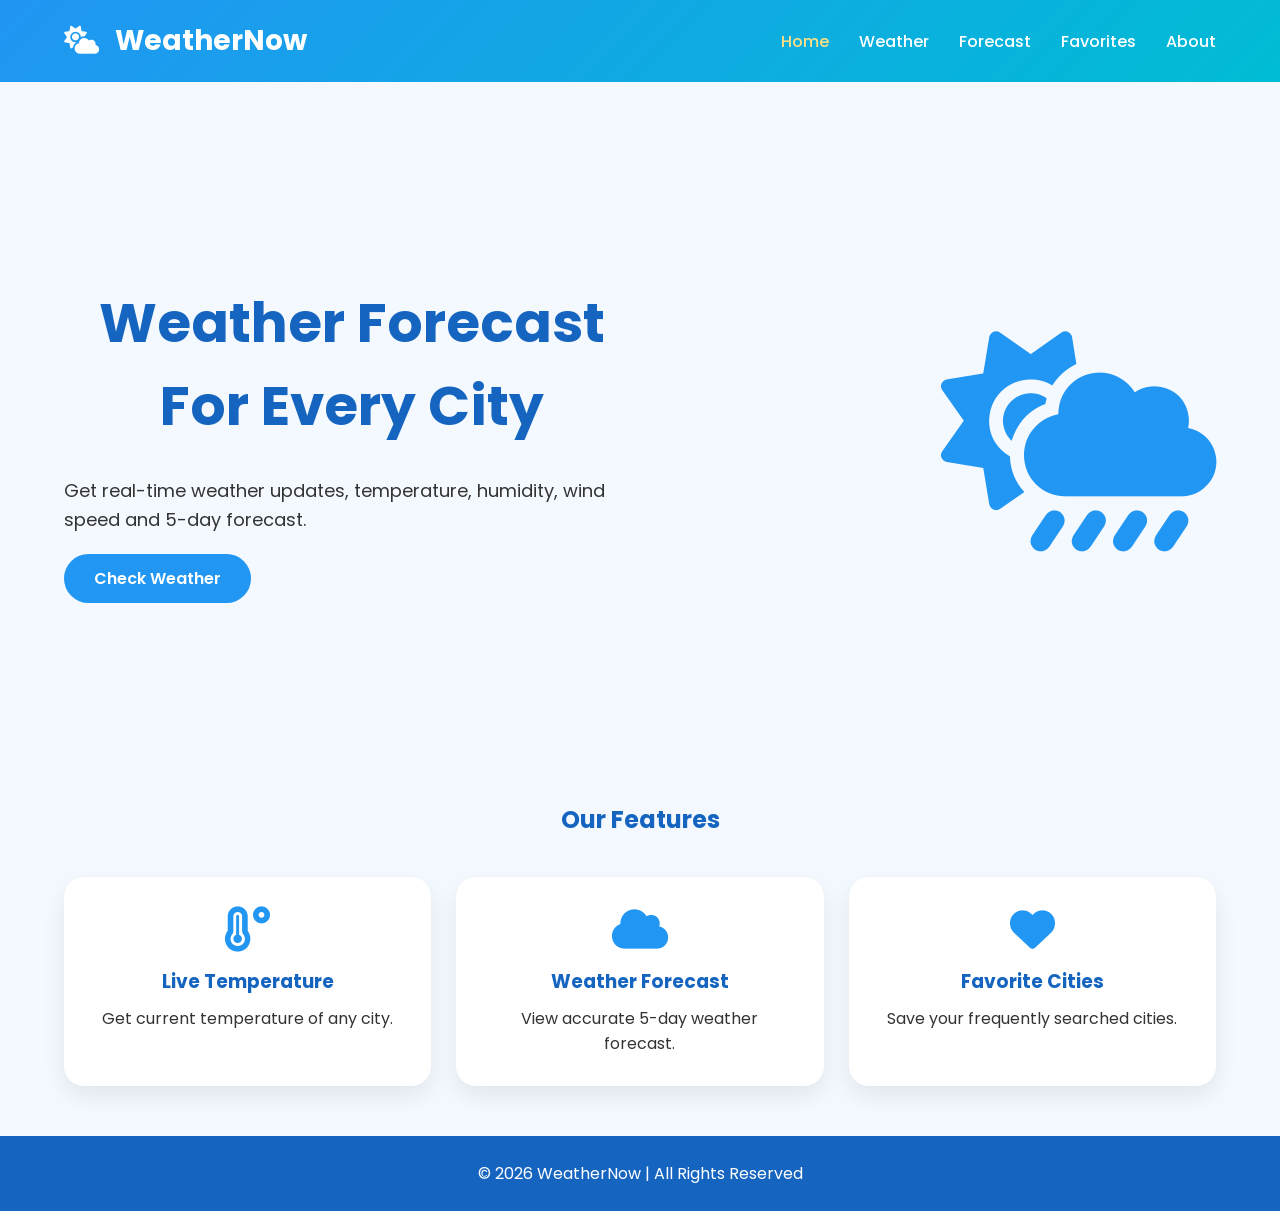
<file: Weather_Forecast_App/source_code/index.html>
<!DOCTYPE html>
<html lang="en">

<head>

<meta charset="UTF-8">

<meta name="viewport" content="width=device-width, initial-scale=1.0">

<title>WeatherNow | Home</title>

<link rel="stylesheet" href="style.css">

<link href="https://fonts.googleapis.com/css2?family=Poppins:wght@300;400;500;600;700&display=swap"
rel="stylesheet">

<link rel="stylesheet"
href="https://cdnjs.cloudflare.com/ajax/libs/font-awesome/6.5.2/css/all.min.css">

</head>


<body>


<!-- Navbar -->

<header>

<nav class="navbar">


<div class="logo">

<i class="fa-solid fa-cloud-sun"></i>

WeatherNow

</div>


<ul class="nav-links">

<li>
<a href="index.html" class="active">
Home
</a>
</li>


<li>
<a href="weather.html">
Weather
</a>
</li>


<li>
<a href="forecast.html">
Forecast
</a>
</li>


<li>
<a href="favorites.html">
Favorites
</a>
</li>


<li>
<a href="about.html">
About
</a>
</li>


</ul>


</nav>

</header>



<!-- Hero Section -->


<section class="hero">


<div class="hero-content">


<h1>

Weather Forecast

<br>

For Every City

</h1>



<p>

Get real-time weather updates,
temperature, humidity,
wind speed and 5-day forecast.

</p>



<a href="weather.html" class="btn">

Check Weather

</a>


</div>




<div class="hero-image">


<i class="fa-solid fa-cloud-sun-rain"></i>


</div>


</section>





<!-- Features -->


<section class="features">


<h2>

Our Features

</h2>



<div class="feature-container">



<div class="feature-card">


<i class="fa-solid fa-temperature-high"></i>


<h3>

Live Temperature

</h3>


<p>

Get current temperature of any city.

</p>


</div>





<div class="feature-card">


<i class="fa-solid fa-cloud"></i>


<h3>

Weather Forecast

</h3>


<p>

View accurate 5-day weather forecast.

</p>


</div>





<div class="feature-card">


<i class="fa-solid fa-heart"></i>


<h3>

Favorite Cities

</h3>


<p>

Save your frequently searched cities.

</p>


</div>


</div>


</section>



<!-- Footer -->


<footer>


<p>

© 2026 WeatherNow | All Rights Reserved

</p>


</footer>



<script src="script.js"></script>


</body>

</html>
</file>
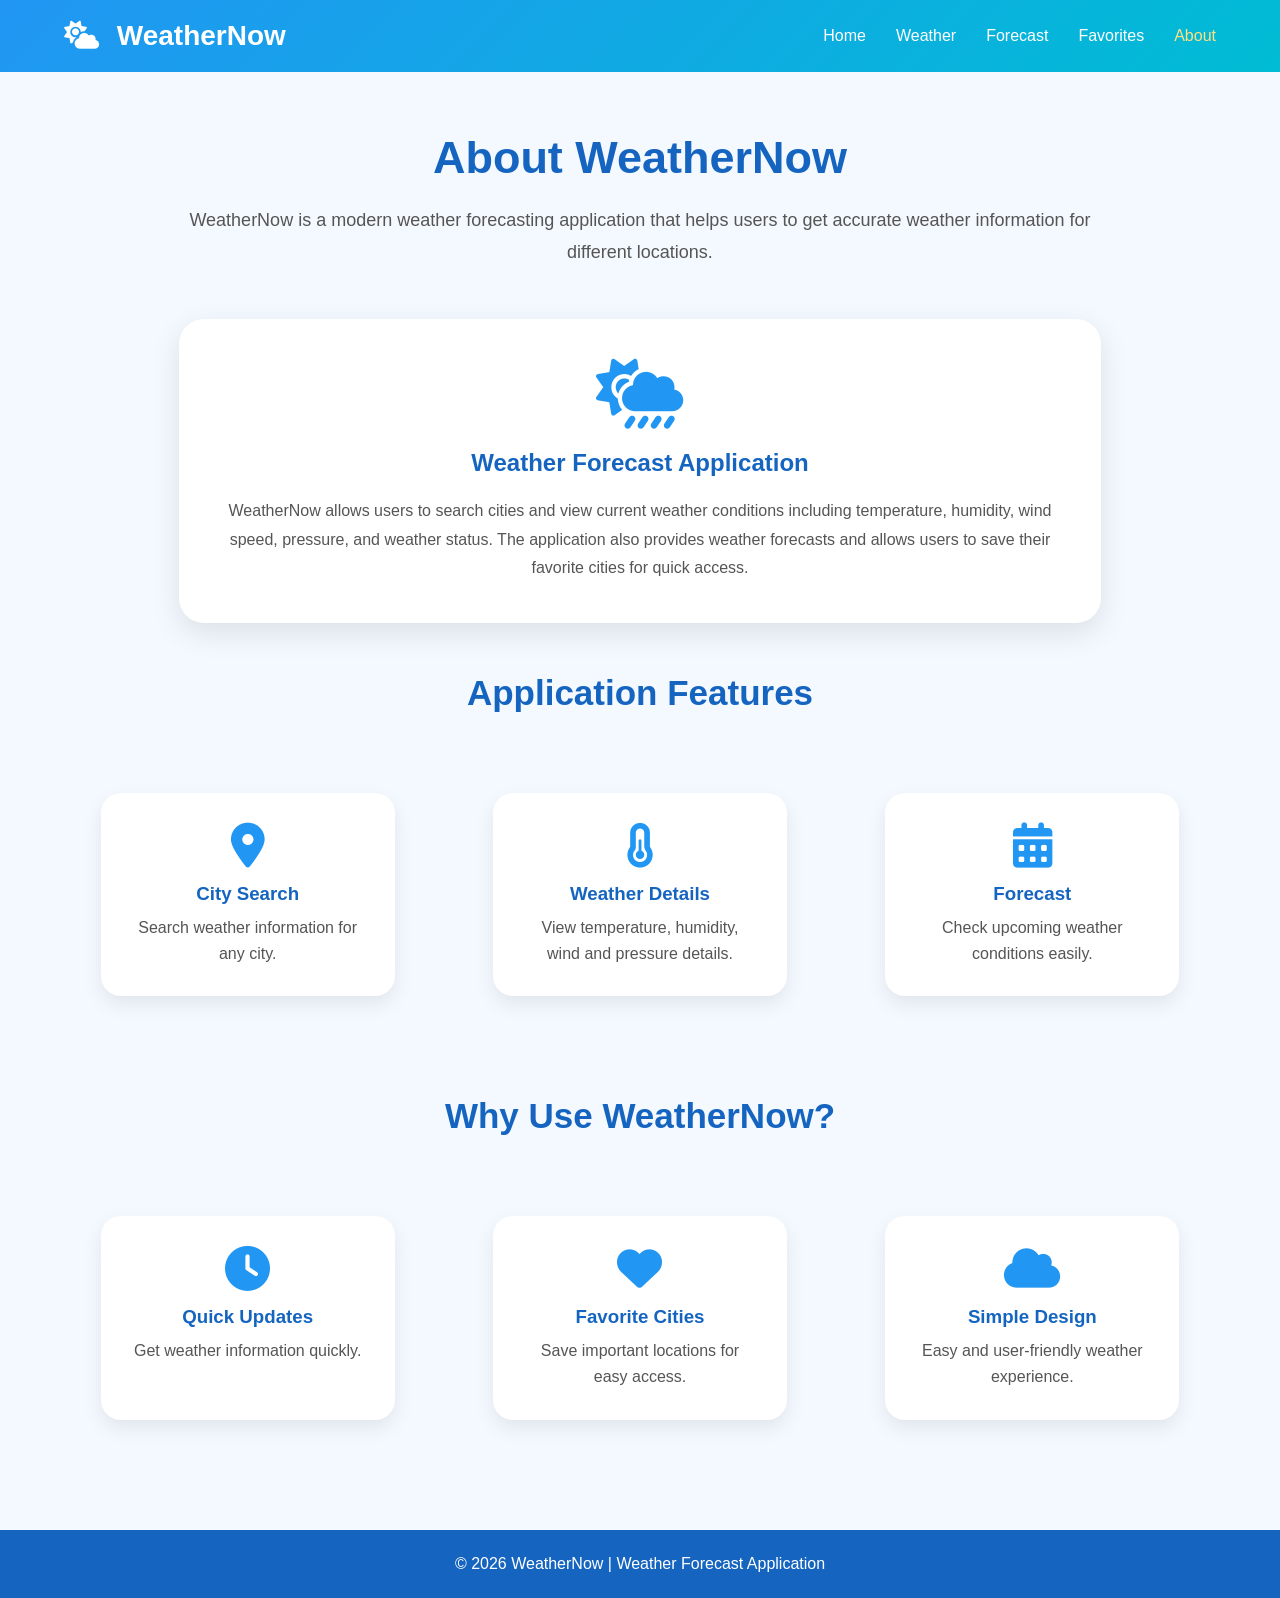
<file: Weather_Forecast_App/source_code/about.html>
<!DOCTYPE html>
<html lang="en">

<head>

<meta charset="UTF-8">

<meta name="viewport" content="width=device-width, initial-scale=1.0">


<title>WeatherNow | About</title>


<link rel="stylesheet" href="style.css">


<link rel="stylesheet"
href="https://cdnjs.cloudflare.com/ajax/libs/font-awesome/6.5.2/css/all.min.css">


</head>


<body>


<!-- NAVBAR -->

<header>

<nav class="navbar">


<div class="logo">

<i class="fa-solid fa-cloud-sun"></i>

WeatherNow

</div>



<ul class="nav-links">


<li>
<a href="index.html">
Home
</a>
</li>


<li>
<a href="weather.html">
Weather
</a>
</li>


<li>
<a href="forecast.html">
Forecast
</a>
</li>


<li>
<a href="favorites.html">
Favorites
</a>
</li>


<li>
<a href="about.html" class="active">
About
</a>
</li>


</ul>


</nav>

</header>






<!-- ABOUT SECTION -->


<section class="about-page">


<h1>
About WeatherNow
</h1>



<p class="about-text">

WeatherNow is a modern weather forecasting
application that helps users to get accurate
weather information for different locations.

</p>






<div class="about-box">


<i class="fa-solid fa-cloud-sun-rain"></i>



<h2>
Weather Forecast Application
</h2>



<p>

WeatherNow allows users to search cities and
view current weather conditions including
temperature, humidity, wind speed, pressure,
and weather status.

The application also provides weather forecasts
and allows users to save their favorite cities
for quick access.

</p>


</div>








<h2 class="title">

Application Features

</h2>



<div class="about-cards">





<div class="about-card">


<i class="fa-solid fa-location-dot"></i>


<h3>
City Search
</h3>


<p>

Search weather information
for any city.

</p>


</div>







<div class="about-card">


<i class="fa-solid fa-temperature-half"></i>


<h3>
Weather Details
</h3>


<p>

View temperature, humidity,
wind and pressure details.

</p>


</div>







<div class="about-card">


<i class="fa-solid fa-calendar-days"></i>


<h3>
Forecast
</h3>


<p>

Check upcoming weather
conditions easily.

</p>


</div>





</div>









<h2 class="title">

Why Use WeatherNow?

</h2>



<div class="about-cards">





<div class="about-card">


<i class="fa-solid fa-clock"></i>


<h3>
Quick Updates
</h3>


<p>

Get weather information
quickly.

</p>


</div>







<div class="about-card">


<i class="fa-solid fa-heart"></i>


<h3>
Favorite Cities
</h3>


<p>

Save important locations
for easy access.

</p>


</div>







<div class="about-card">


<i class="fa-solid fa-cloud"></i>


<h3>
Simple Design
</h3>


<p>

Easy and user-friendly
weather experience.

</p>


</div>





</div>


</section>






<!-- FOOTER -->


<footer>


<p>

© 2026 WeatherNow | Weather Forecast Application

</p>


</footer>





<script src="script.js"></script>


</body>


</html>
</file>
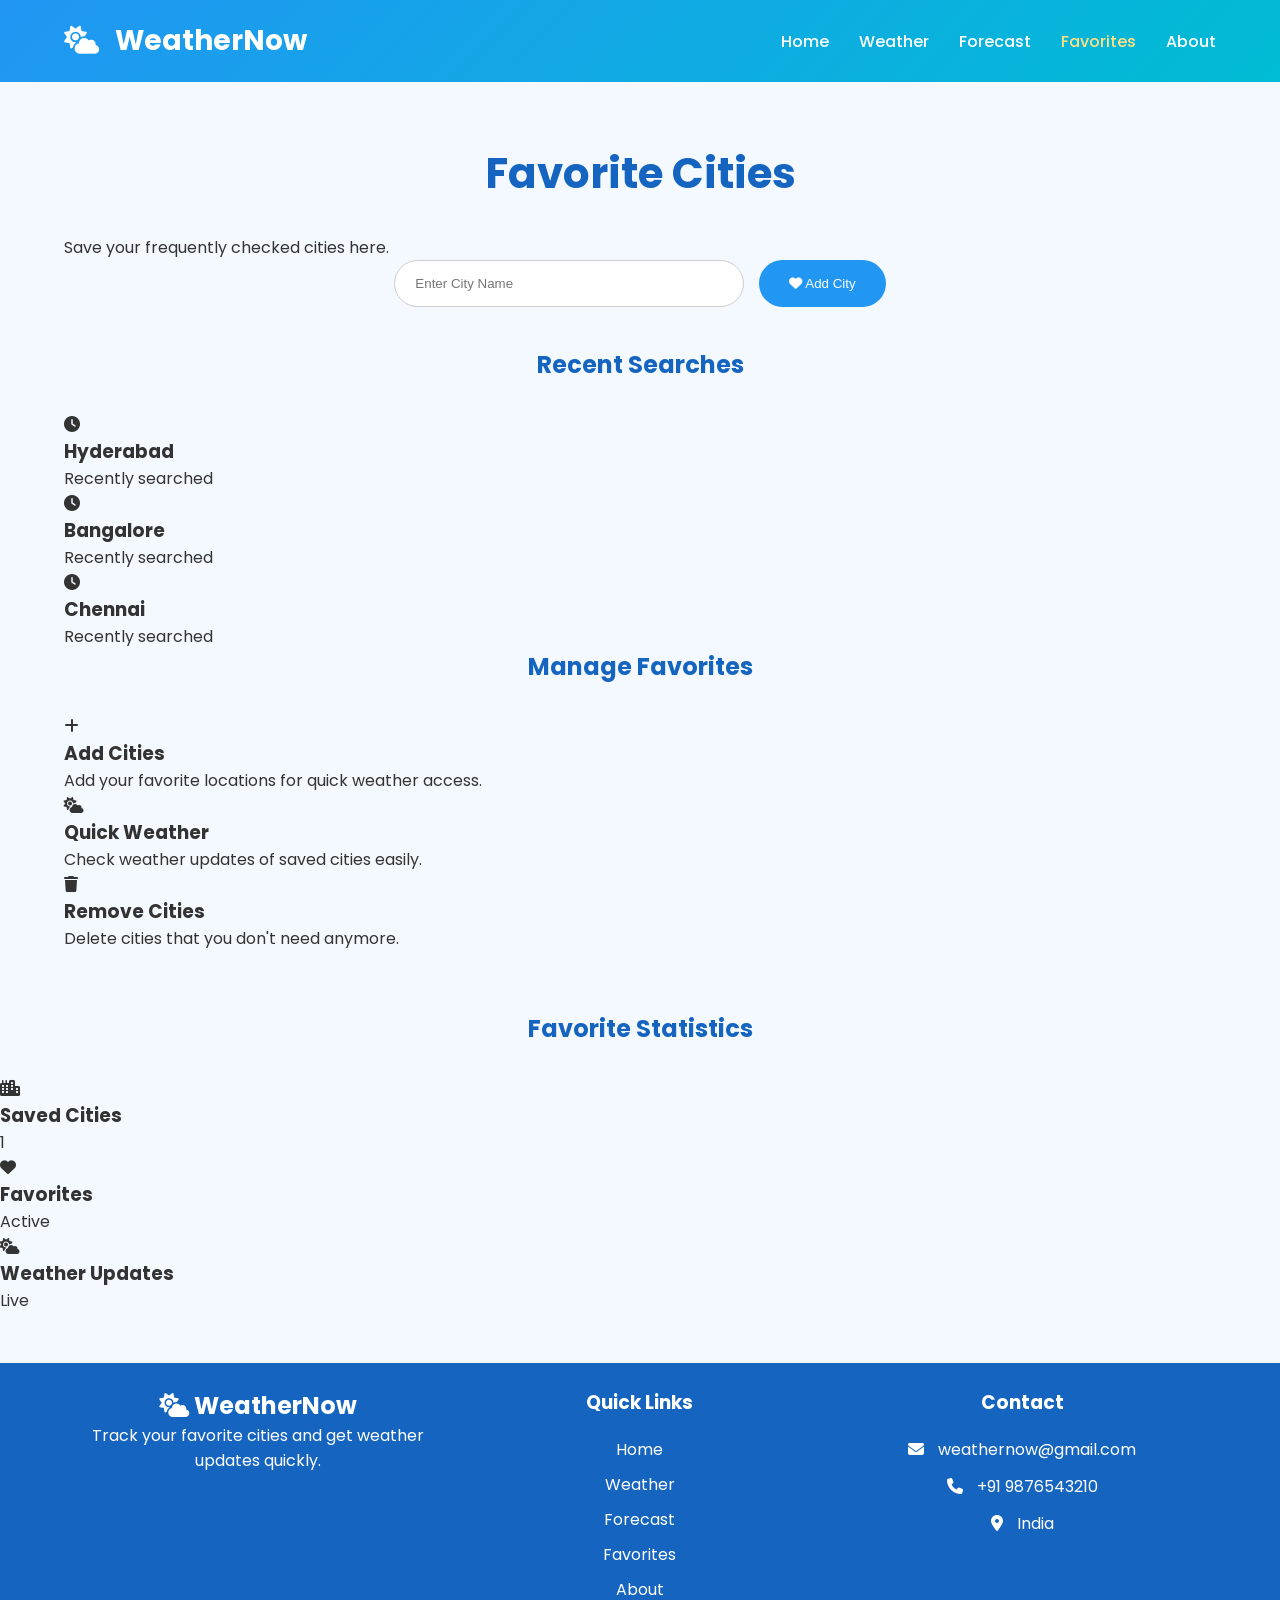
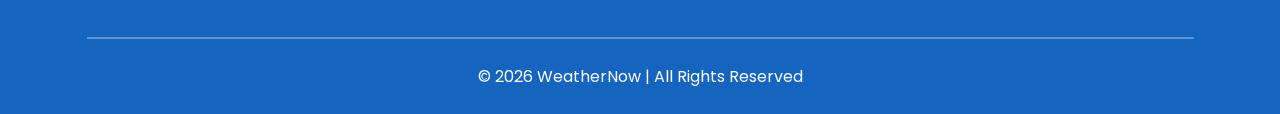
<file: Weather_Forecast_App/source_code/favorites.html>
<!DOCTYPE html>
<html lang="en">

<head>

<meta charset="UTF-8">

<meta name="viewport" content="width=device-width, initial-scale=1.0">


<title>WeatherNow | Favorites</title>


<link rel="stylesheet" href="style.css">


<link href="https://fonts.googleapis.com/css2?family=Poppins:wght@300;400;500;600;700&display=swap"
rel="stylesheet">


<link rel="stylesheet"
href="https://cdnjs.cloudflare.com/ajax/libs/font-awesome/6.5.2/css/all.min.css">


</head>



<body>



<!-- NAVBAR -->


<header>

<nav class="navbar">


<div class="logo">

<i class="fa-solid fa-cloud-sun"></i>

WeatherNow

</div>




<ul class="nav-links">


<li>

<a href="index.html">

Home

</a>

</li>



<li>

<a href="weather.html">

Weather

</a>

</li>



<li>

<a href="forecast.html">

Forecast

</a>

</li>




<li>

<a href="favorites.html" class="active">

Favorites

</a>

</li>




<li>

<a href="about.html">

About

</a>

</li>



</ul>


</nav>

</header>






<!-- FAVORITES SECTION -->


<section class="favorites-section">


<h1>

Favorite Cities

</h1>



<p>

Save your frequently checked cities here.

</p>





<!-- ADD CITY -->


<div class="favorite-input">


<input type="text"
id="favoriteCity"
placeholder="Enter City Name">



<button onclick="addFavorite()">


<i class="fa-solid fa-heart"></i>


Add City


</button>


</div>





<!-- CITY LIST -->


<div class="favorites-container" id="favoritesContainer">


<div class="favorite-card">


<i class="fa-solid fa-city"></i>


<h2>

Hyderabad

</h2>


<p>

Click to view weather

</p>



<button>

Remove

</button>


</div>




</div>
<!-- RECENT SEARCHES -->


<section class="recent-section">


<h2>

Recent Searches

</h2>




<div class="recent-container">





<div class="recent-card">


<i class="fa-solid fa-clock"></i>


<h3>

Hyderabad

</h3>


<p>

Recently searched

</p>


</div>







<div class="recent-card">


<i class="fa-solid fa-clock"></i>


<h3>

Bangalore

</h3>


<p>

Recently searched

</p>


</div>







<div class="recent-card">


<i class="fa-solid fa-clock"></i>


<h3>

Chennai

</h3>


<p>

Recently searched

</p>


</div>





</div>


</section>






<!-- FAVORITE INFORMATION -->


<section class="favorite-info">


<h2>

Manage Favorites

</h2>





<div class="info-container">





<div class="info-card">


<i class="fa-solid fa-plus"></i>


<h3>

Add Cities

</h3>


<p>

Add your favorite locations
for quick weather access.

</p>


</div>







<div class="info-card">


<i class="fa-solid fa-cloud-sun"></i>


<h3>

Quick Weather

</h3>


<p>

Check weather updates
of saved cities easily.

</p>


</div>







<div class="info-card">


<i class="fa-solid fa-trash"></i>


<h3>

Remove Cities

</h3>


<p>

Delete cities that you
don't need anymore.

</p>


</div>





</div>


</section>






</section>
<!-- FAVORITE STATISTICS -->


<section class="favorite-stats">


<h2>

Favorite Statistics

</h2>




<div class="stats-container">





<div class="stat-card">


<i class="fa-solid fa-city"></i>


<h3>

Saved Cities

</h3>


<p id="totalCities">

1

</p>


</div>







<div class="stat-card">


<i class="fa-solid fa-heart"></i>


<h3>

Favorites

</h3>


<p>

Active

</p>


</div>







<div class="stat-card">


<i class="fa-solid fa-cloud-sun"></i>


<h3>

Weather Updates

</h3>


<p>

Live

</p>


</div>





</div>


</section>








<!-- FOOTER -->


<footer>



<div class="footer-container">





<div class="footer-about">


<h2>


<i class="fa-solid fa-cloud-sun"></i>


WeatherNow


</h2>



<p>

Track your favorite cities and
get weather updates quickly.

</p>



</div>







<div class="footer-links">


<h3>

Quick Links

</h3>



<ul>


<li>
<a href="index.html">
Home
</a>
</li>



<li>
<a href="weather.html">
Weather
</a>
</li>



<li>
<a href="forecast.html">
Forecast
</a>
</li>



<li>
<a href="favorites.html">
Favorites
</a>
</li>



<li>
<a href="about.html">
About
</a>
</li>


</ul>


</div>








<div class="footer-contact">


<h3>

Contact

</h3>



<p>

<i class="fa-solid fa-envelope"></i>

weathernow@gmail.com

</p>




<p>

<i class="fa-solid fa-phone"></i>

+91 9876543210

</p>




<p>

<i class="fa-solid fa-location-dot"></i>

India

</p>



</div>





</div>





<hr>





<p class="copyright">


© 2026 WeatherNow | All Rights Reserved


</p>



</footer>







<script src="script.js"></script>




</body>


</html>
</file>
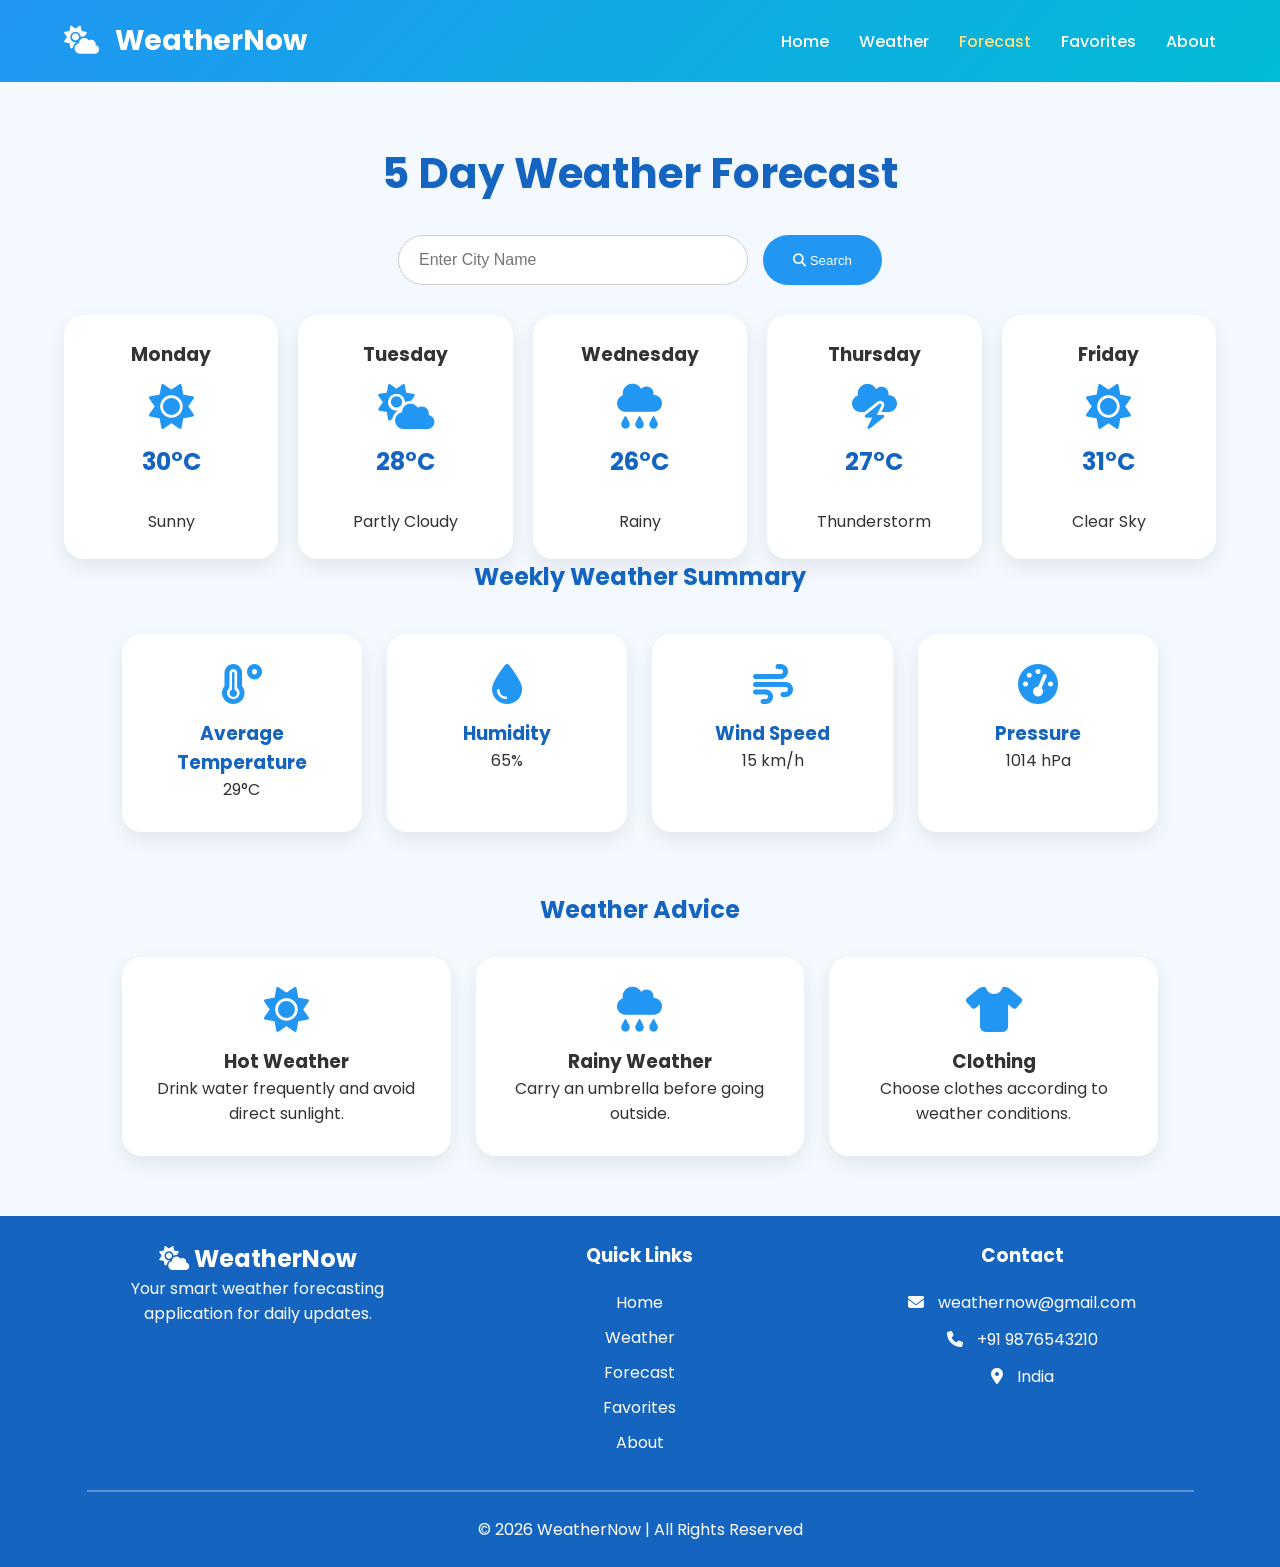
<file: Weather_Forecast_App/source_code/forecast.html>
<!DOCTYPE html>
<html lang="en">

<head>

<meta charset="UTF-8">

<meta name="viewport" content="width=device-width, initial-scale=1.0">


<title>WeatherNow | Forecast</title>


<link rel="stylesheet" href="style.css">


<link href="https://fonts.googleapis.com/css2?family=Poppins:wght@300;400;500;600;700&display=swap"
rel="stylesheet">


<link rel="stylesheet"
href="https://cdnjs.cloudflare.com/ajax/libs/font-awesome/6.5.2/css/all.min.css">


</head>


<body>


<!-- NAVBAR -->


<header>

<nav class="navbar">


<div class="logo">

<i class="fa-solid fa-cloud-sun"></i>

WeatherNow

</div>



<ul class="nav-links">


<li>
<a href="index.html">
Home
</a>
</li>



<li>
<a href="weather.html">
Weather
</a>
</li>



<li>
<a href="forecast.html" class="active">
Forecast
</a>
</li>



<li>
<a href="favorites.html">
Favorites
</a>
</li>



<li>
<a href="about.html">
About
</a>
</li>



</ul>


</nav>

</header>





<!-- FORECAST SECTION -->


<section class="forecast-section">


<h1>

5 Day Weather Forecast

</h1>



<!-- SEARCH -->


<div class="search-box">


<input type="text"
id="forecastCity"
placeholder="Enter City Name">



<button onclick="getForecast()">


<i class="fa-solid fa-search"></i>


Search


</button>


</div>






<!-- FORECAST CARDS -->


<div class="forecast-container">



<div class="forecast-card">


<h3>

Monday

</h3>


<i class="fa-solid fa-sun"></i>


<h2>

30°C

</h2>


<p>

Sunny

</p>


</div>





<div class="forecast-card">


<h3>

Tuesday

</h3>


<i class="fa-solid fa-cloud-sun"></i>


<h2>

28°C

</h2>


<p>

Partly Cloudy

</p>


</div>





<div class="forecast-card">


<h3>

Wednesday

</h3>


<i class="fa-solid fa-cloud-rain"></i>


<h2>

26°C

</h2>


<p>

Rainy

</p>


</div>
<div class="forecast-card">


<h3>

Thursday

</h3>


<i class="fa-solid fa-cloud-bolt"></i>


<h2>

27°C

</h2>


<p>

Thunderstorm

</p>


</div>






<div class="forecast-card">


<h3>

Friday

</h3>


<i class="fa-solid fa-sun"></i>


<h2>

31°C

</h2>


<p>

Clear Sky

</p>


</div>



</div>







<!-- FORECAST DETAILS -->


<section class="forecast-details">


<h2>

Weekly Weather Summary

</h2>



<div class="summary-container">





<div class="summary-card">


<i class="fa-solid fa-temperature-high"></i>


<h3>

Average Temperature

</h3>


<p>

29°C

</p>


</div>







<div class="summary-card">


<i class="fa-solid fa-droplet"></i>


<h3>

Humidity

</h3>


<p>

65%

</p>


</div>







<div class="summary-card">


<i class="fa-solid fa-wind"></i>


<h3>

Wind Speed

</h3>


<p>

15 km/h

</p>


</div>







<div class="summary-card">


<i class="fa-solid fa-gauge-high"></i>


<h3>

Pressure

</h3>


<p>

1014 hPa

</p>


</div>




</div>


</section>







<!-- WEATHER ADVICE -->


<section class="weather-tips">


<h2>

Weather Advice

</h2>



<div class="tips-container">





<div class="tip-card">


<i class="fa-solid fa-sun"></i>


<h3>

Hot Weather

</h3>


<p>

Drink water frequently and avoid
direct sunlight.

</p>


</div>







<div class="tip-card">


<i class="fa-solid fa-cloud-rain"></i>


<h3>

Rainy Weather

</h3>


<p>

Carry an umbrella before going outside.

</p>


</div>







<div class="tip-card">


<i class="fa-solid fa-shirt"></i>


<h3>

Clothing

</h3>


<p>

Choose clothes according to weather
conditions.

</p>


</div>




</div>



</section>





</section>
<!-- FOOTER -->


<footer>


<div class="footer-container">



<div class="footer-about">


<h2>

<i class="fa-solid fa-cloud-sun"></i>

WeatherNow

</h2>



<p>

Your smart weather forecasting
application for daily updates.

</p>


</div>






<div class="footer-links">


<h3>

Quick Links

</h3>


<ul>


<li>
<a href="index.html">
Home
</a>
</li>



<li>
<a href="weather.html">
Weather
</a>
</li>



<li>
<a href="forecast.html">
Forecast
</a>
</li>



<li>
<a href="favorites.html">
Favorites
</a>
</li>



<li>
<a href="about.html">
About
</a>
</li>



</ul>


</div>






<div class="footer-contact">


<h3>

Contact

</h3>



<p>

<i class="fa-solid fa-envelope"></i>

weathernow@gmail.com

</p>




<p>

<i class="fa-solid fa-phone"></i>

+91 9876543210

</p>




<p>

<i class="fa-solid fa-location-dot"></i>

India

</p>


</div>




</div>





<hr>





<p class="copyright">


© 2026 WeatherNow | All Rights Reserved


</p>




</footer>






<script src="script.js"></script>




</body>


</html>
</file>
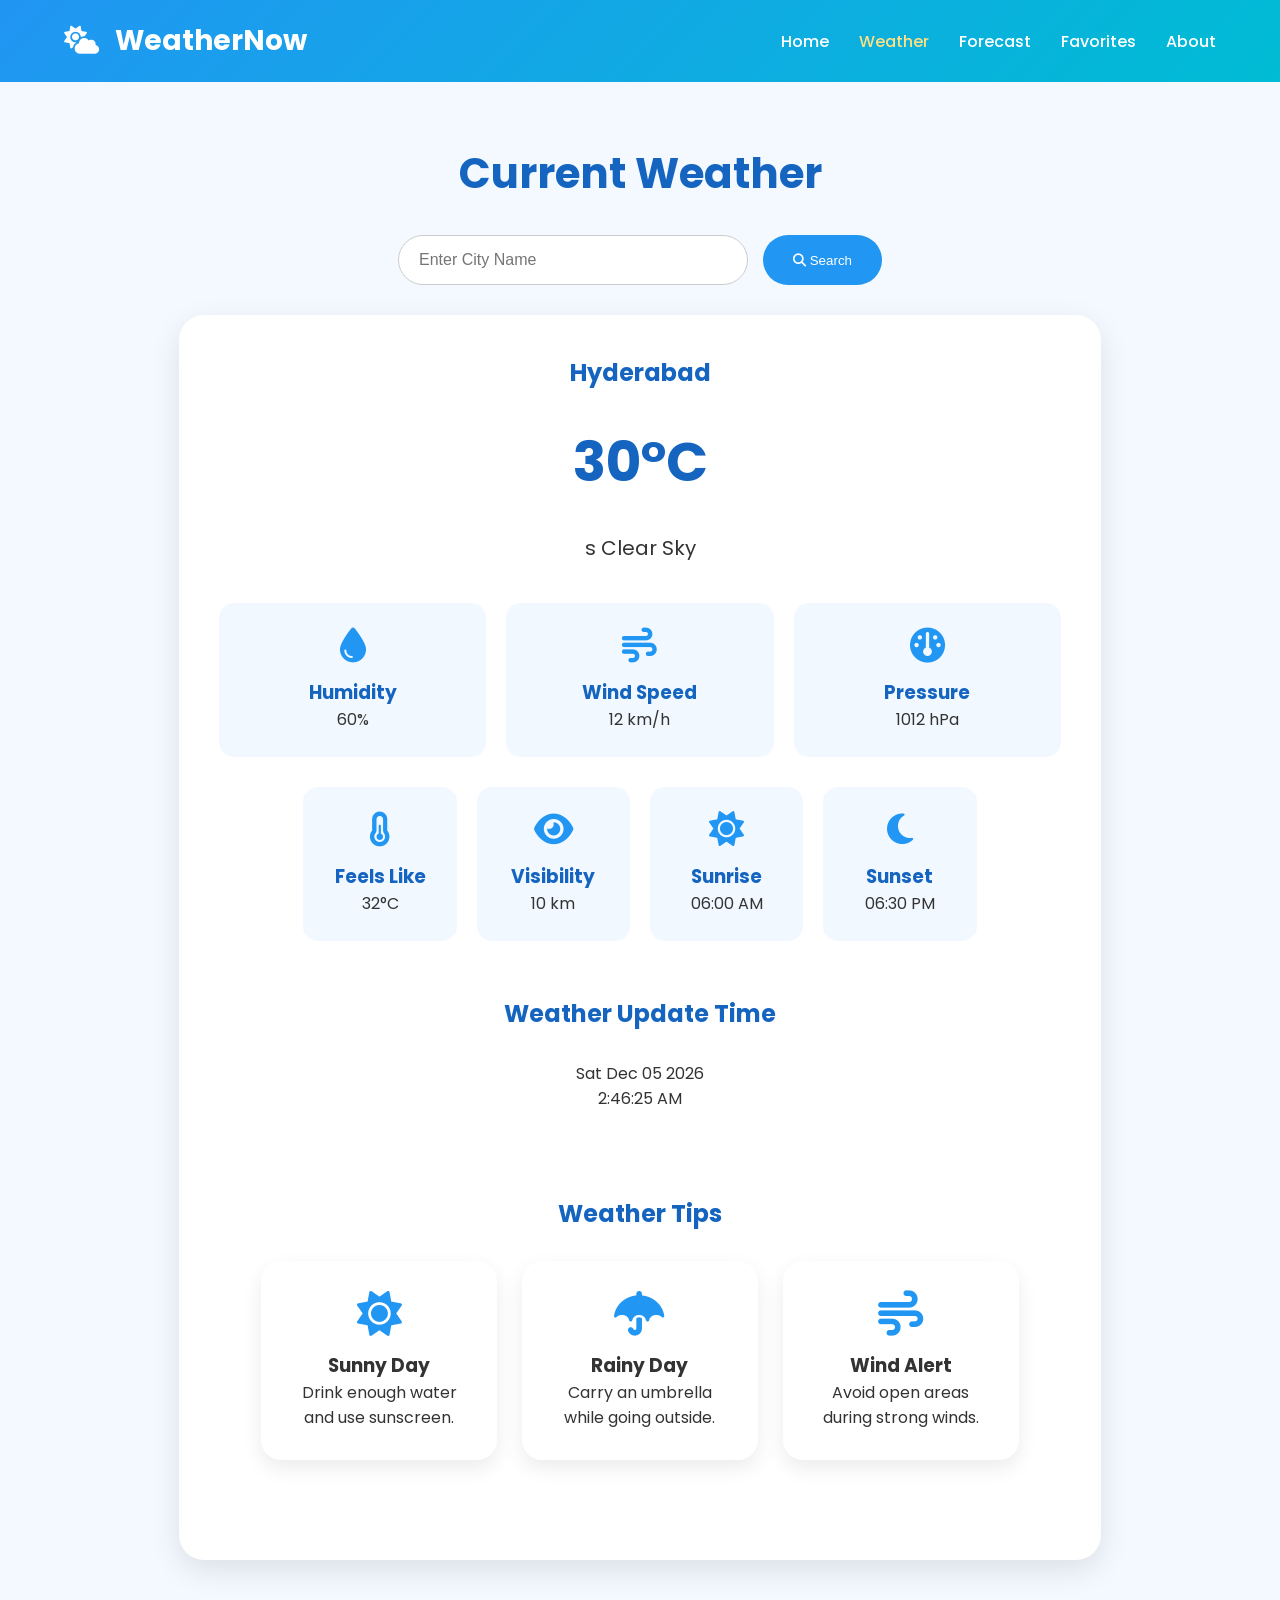
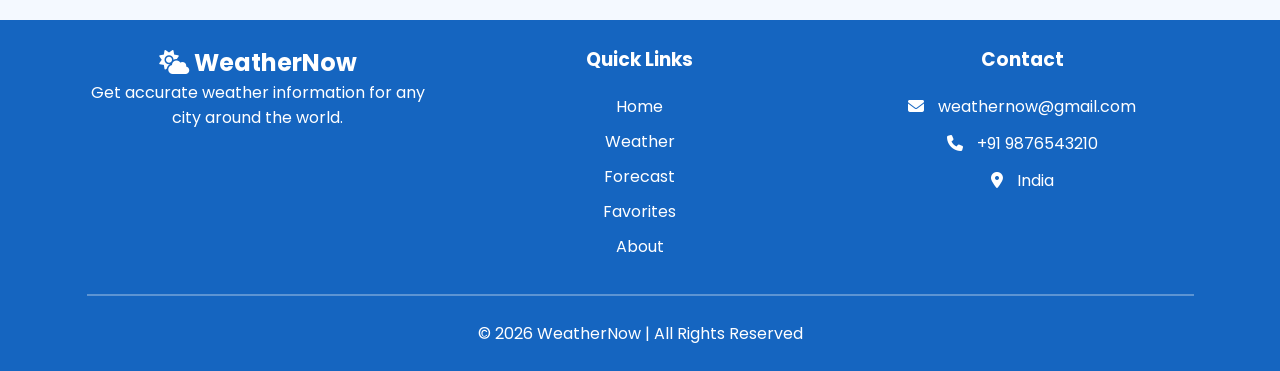
<file: Weather_Forecast_App/source_code/weather.html>
<!DOCTYPE html>
<html lang="en">

<head>

<meta charset="UTF-8">

<meta name="viewport" content="width=device-width, initial-scale=1.0">

<title>WeatherNow | Current Weather</title>


<link rel="stylesheet" href="style.css">


<link href="https://fonts.googleapis.com/css2?family=Poppins:wght@300;400;500;600;700&display=swap"
rel="stylesheet">


<link rel="stylesheet"
href="https://cdnjs.cloudflare.com/ajax/libs/font-awesome/6.5.2/css/all.min.css">


</head>


<body>


<!-- NAVBAR -->

<header>

<nav class="navbar">


<div class="logo">

<i class="fa-solid fa-cloud-sun"></i>

WeatherNow

</div>



<ul class="nav-links">

<li>
<a href="index.html">
Home
</a>
</li>


<li>
<a href="weather.html" class="active">
Weather
</a>
</li>


<li>
<a href="forecast.html">
Forecast
</a>
</li>


<li>
<a href="favorites.html">
Favorites
</a>
</li>


<li>
<a href="about.html">
About
</a>
</li>


</ul>


</nav>

</header>




<!-- WEATHER SECTION -->


<section class="weather-section">


<h1>

Current Weather

</h1>



<!-- SEARCH BOX -->


<div class="search-box">


<input type="text"
id="cityInput"
placeholder="Enter City Name">



<button onclick="getWeather()">

<i class="fa-solid fa-search"></i>

Search

</button>


</div>





<!-- WEATHER CARD -->


<div class="weather-card">



<div class="weather-main">


<h2 id="city">

Hyderabad

</h2>





<h1 id="temperature">

30°C

</h1>



<p id="description">
s
Clear Sky

</p>



</div>






<div class="weather-details">



<div class="detail-box">

<i class="fa-solid fa-droplet"></i>

<h3>

Humidity

</h3>

<p id="humidity">

60%

</p>


</div>






<div class="detail-box">

<i class="fa-solid fa-wind"></i>

<h3>

Wind Speed

</h3>

<p id="wind">

12 km/h

</p>


</div>






<div class="detail-box">

<i class="fa-solid fa-gauge"></i>

<h3>

Pressure

</h3>

<p id="pressure">

1012 hPa

</p>


</div>




</div>
<!-- EXTRA WEATHER DETAILS -->


<div class="extra-details">


<div class="detail-box">


<i class="fa-solid fa-temperature-half"></i>


<h3>

Feels Like

</h3>


<p id="feelsLike">

32°C

</p>


</div>





<div class="detail-box">


<i class="fa-solid fa-eye"></i>


<h3>

Visibility

</h3>


<p id="visibility">

10 km

</p>


</div>





<div class="detail-box">


<i class="fa-solid fa-sun"></i>


<h3>

Sunrise

</h3>


<p id="sunrise">

06:00 AM

</p>


</div>





<div class="detail-box">


<i class="fa-solid fa-moon"></i>


<h3>

Sunset

</h3>


<p id="sunset">

06:30 PM

</p>


</div>



</div>







<!-- DATE AND TIME -->


<div class="date-time">


<h2>

Weather Update Time

</h2>


<p id="date">

Monday, 12 July 2026

</p>


<p id="time">

10:30 AM

</p>


</div>







<!-- WEATHER ADVICE -->


<section class="weather-tips">


<h2>

Weather Tips

</h2>



<div class="tips-container">



<div class="tip-card">


<i class="fa-solid fa-sun"></i>


<h3>

Sunny Day

</h3>


<p>

Drink enough water and use sunscreen.

</p>


</div>






<div class="tip-card">


<i class="fa-solid fa-umbrella"></i>


<h3>

Rainy Day

</h3>


<p>

Carry an umbrella while going outside.

</p>


</div>






<div class="tip-card">


<i class="fa-solid fa-wind"></i>


<h3>

Wind Alert

</h3>


<p>

Avoid open areas during strong winds.

</p>


</div>



</div>


</section>



</section>
<!-- FOOTER -->

<footer>


<div class="footer-container">



<div class="footer-about">


<h2>

<i class="fa-solid fa-cloud-sun"></i>

WeatherNow

</h2>


<p>

Get accurate weather information
for any city around the world.

</p>


</div>





<div class="footer-links">


<h3>

Quick Links

</h3>


<ul>


<li>
<a href="index.html">
Home
</a>
</li>


<li>
<a href="weather.html">
Weather
</a>
</li>


<li>
<a href="forecast.html">
Forecast
</a>
</li>


<li>
<a href="favorites.html">
Favorites
</a>
</li>


<li>
<a href="about.html">
About
</a>
</li>


</ul>


</div>





<div class="footer-contact">


<h3>

Contact

</h3>


<p>

<i class="fa-solid fa-envelope"></i>

weathernow@gmail.com

</p>


<p>

<i class="fa-solid fa-phone"></i>

+91 9876543210

</p>


<p>

<i class="fa-solid fa-location-dot"></i>

India

</p>


</div>



</div>





<hr>




<p class="copyright">


© 2026 WeatherNow | All Rights Reserved


</p>



</footer>





<!-- JavaScript -->


<script src="script.js"></script>



</body>


</html>
</file>
<file: Weather_Forecast_App/source_code/style.css>
/* ==========================================
   WeatherNow - Weather Forecast Application
   FINAL CSS
========================================== */


/* =============== RESET =============== */

*{
    margin:0;
    padding:0;
    box-sizing:border-box;
}


body{

    font-family:'Poppins',sans-serif;

    background:#f4f9ff;

    color:#333;

}



html{

    scroll-behavior:smooth;

}



a{

    text-decoration:none;

    color:inherit;

}


ul{

    list-style:none;

}



/* =============== NAVBAR =============== */


header{

    background:linear-gradient(
        135deg,
        #2196f3,
        #00bcd4
    );

}



.navbar{

    width:90%;

    margin:auto;

    padding:20px 0;

    display:flex;

    justify-content:space-between;

    align-items:center;

}



.logo{

    color:white;

    font-size:28px;

    font-weight:700;

}



.logo i{

    margin-right:10px;

}



.nav-links{

    display:flex;

    gap:30px;

}



.nav-links a{

    color:white;

    font-weight:500;

    transition:.3s;

}



.nav-links a:hover,
.nav-links .active{

    color:#ffe082;

}



/* =============== COMMON BUTTON =============== */


.btn{

    display:inline-block;

    background:#2196f3;

    color:white;

    padding:12px 30px;

    border-radius:30px;

    margin-top:20px;

    font-weight:600;

}



.btn:hover{

    background:#1565c0;

}



/* =============== HERO PAGE =============== */


.hero{

    width:90%;

    min-height:80vh;

    margin:auto;

    display:flex;

    justify-content:space-between;

    align-items:center;

}



.hero-content{

    width:50%;

}



.hero-content h1{

    font-size:55px;

    color:#1565c0;

}



.hero-content p{

    margin-top:20px;

    font-size:18px;

    line-height:1.6;

}



.hero-image i{

    font-size:220px;

    color:#2196f3;

}



/* =============== COMMON HEADINGS =============== */


section h1{

    text-align:center;

    color:#1565c0;

    font-size:42px;

    margin-bottom:30px;

}



section h2{

    text-align:center;

    color:#1565c0;

    margin-bottom:30px;

}/* ==========================================
   WeatherNow - Weather Forecast Application
   FINAL CSS
========================================== */


/* =============== RESET =============== */

*{
    margin:0;
    padding:0;
    box-sizing:border-box;
}


body{

    font-family:'Poppins',sans-serif;

    background:#f4f9ff;

    color:#333;

}



html{

    scroll-behavior:smooth;

}



a{

    text-decoration:none;

    color:inherit;

}


ul{

    list-style:none;

}



/* =============== NAVBAR =============== */


header{

    background:linear-gradient(
        135deg,
        #2196f3,
        #00bcd4
    );

}



.navbar{

    width:90%;

    margin:auto;

    padding:20px 0;

    display:flex;

    justify-content:space-between;

    align-items:center;

}



.logo{

    color:white;

    font-size:28px;

    font-weight:700;

}



.logo i{

    margin-right:10px;

}



.nav-links{

    display:flex;

    gap:30px;

}



.nav-links a{

    color:white;

    font-weight:500;

    transition:.3s;

}



.nav-links a:hover,
.nav-links .active{

    color:#ffe082;

}



/* =============== COMMON BUTTON =============== */


.btn{

    display:inline-block;

    background:#2196f3;

    color:white;

    padding:12px 30px;

    border-radius:30px;

    margin-top:20px;

    font-weight:600;

}



.btn:hover{

    background:#1565c0;

}



/* =============== HERO PAGE =============== */


.hero{

    width:90%;

    min-height:80vh;

    margin:auto;

    display:flex;

    justify-content:space-between;

    align-items:center;

}



.hero-content{

    width:50%;

}



.hero-content h1{

    font-size:55px;

    color:#1565c0;

}



.hero-content p{

    margin-top:20px;

    font-size:18px;

    line-height:1.6;

}



.hero-image i{

    font-size:220px;

    color:#2196f3;

}



/* =============== COMMON HEADINGS =============== */


section h1{

    text-align:center;

    color:#1565c0;

    font-size:42px;

    margin-bottom:30px;

}



section h2{

    text-align:center;

    color:#1565c0;

    margin-bottom:30px;

}
/* =====================================
   FEATURE CARDS
===================================== */


.feature-container{

    width:90%;

    margin:40px auto;

    display:grid;

    grid-template-columns:repeat(3,1fr);

    gap:25px;

}



.feature-card{

    background:white;

    padding:30px;

    border-radius:20px;

    text-align:center;

    box-shadow:0 10px 25px rgba(0,0,0,0.08);

    transition:0.3s;

}



.feature-card:hover{

    transform:translateY(-10px);

}



.feature-card i{

    font-size:45px;

    color:#2196f3;

    margin-bottom:15px;

}



.feature-card h3{

    color:#1565c0;

    margin-bottom:10px;

}







/* =====================================
   SEARCH BOX
===================================== */


.search-box{

    display:flex;

    justify-content:center;

    gap:15px;

    margin:30px auto;

}



.search-box input{

    width:350px;

    padding:15px 20px;

    border-radius:30px;

    border:1px solid #ccc;

    font-size:16px;

}



.search-box button{

    background:#2196f3;

    color:white;

    border:none;

    padding:15px 30px;

    border-radius:30px;

    cursor:pointer;

}





/* =====================================
   WEATHER PAGE
===================================== */


.weather-section{

    width:90%;

    margin:60px auto;

}



.weather-card{

    width:80%;

    margin:auto;

    background:white;

    padding:40px;

    border-radius:25px;

    box-shadow:0 10px 30px rgba(0,0,0,0.1);

}



.weather-main{

    text-align:center;

}



.weather-main img{

    width:120px;

}



.weather-main h1{

    font-size:55px;

    color:#1565c0;

}



.weather-main p{

    font-size:20px;

}






/* Weather Details */


.weather-details{

    display:grid;

    grid-template-columns:repeat(3,1fr);

    gap:20px;

    margin-top:40px;

}



.detail-box{

    background:#f1f8ff;

    padding:25px;

    text-align:center;

    border-radius:15px;

}



.detail-box i{

    font-size:35px;

    color:#2196f3;

    margin-bottom:15px;

}



.detail-box h3{

    color:#1565c0;

}






/* Extra Weather Details */


.extra-details{

    width:80%;

    margin:30px auto;

    display:grid;

    grid-template-columns:repeat(4,1fr);

    gap:20px;

}




/* Date Time */


.date-time{

    width:80%;

    margin:30px auto;

    padding:25px;

    background:white;

    text-align:center;

    border-radius:20px;

}







/* =====================================
   FORECAST PAGE
===================================== */


.forecast-section{

    width:90%;

    margin:60px auto;

}



.forecast-container{

    display:grid;

    grid-template-columns:repeat(5,1fr);

    gap:20px;

}



.forecast-card{

    background:white;

    padding:25px;

    text-align:center;

    border-radius:20px;

    box-shadow:0 8px 20px rgba(0,0,0,0.08);

    transition:0.3s;

}



.forecast-card:hover{

    transform:translateY(-8px);

}



.forecast-card i{

    font-size:45px;

    color:#2196f3;

    margin:15px;

}



.forecast-card h2{

    color:#1565c0;

}
/* =====================================
   FORECAST SUMMARY
===================================== */


.summary-container{

    width:90%;

    margin:40px auto;

    display:grid;

    grid-template-columns:repeat(4,1fr);

    gap:25px;

}



.summary-card{

    background:white;

    padding:30px;

    text-align:center;

    border-radius:20px;

    box-shadow:0 8px 20px rgba(0,0,0,0.08);

}



.summary-card i{

    font-size:40px;

    color:#2196f3;

    margin-bottom:15px;

}



.summary-card h3{

    color:#1565c0;

}







/* =====================================
   WEATHER TIPS
===================================== */


.weather-tips{

    width:90%;

    margin:60px auto;

}



.tips-container{

    display:grid;

    grid-template-columns:repeat(3,1fr);

    gap:25px;

}



.tip-card{

    background:white;

    padding:30px;

    text-align:center;

    border-radius:20px;

    box-shadow:0 8px 20px rgba(0,0,0,0.08);

}



.tip-card i{

    font-size:45px;

    color:#2196f3;

    margin-bottom:15px;

}







/* =====================================
   FAVORITES PAGE
===================================== */


.favorites-section{

    width:90%;

    margin:60px auto;

}



.favorite-input{

    display:flex;

    justify-content:center;

    gap:15px;

    margin-bottom:40px;

}



.favorite-input input{

    width:350px;

    padding:15px 20px;

    border-radius:30px;

    border:1px solid #ccc;

}



.favorite-input button{

    background:#2196f3;

    color:white;

    border:none;

    padding:15px 30px;

    border-radius:30px;

    cursor:pointer;

}



.favorites-container{

    display:grid;

    grid-template-columns:repeat(3,1fr);

    gap:25px;

}



.favorite-card{

    background:white;

    padding:30px;

    text-align:center;

    border-radius:20px;

    box-shadow:0 8px 20px rgba(0,0,0,0.08);

}



.favorite-card i{

    font-size:45px;

    color:#e91e63;

    margin-bottom:15px;

}



.favorite-card h2{

    color:#1565c0;

}



.favorite-card button{

    margin-top:15px;

    background:#e91e63;

    color:white;

    border:none;

    padding:10px 25px;

    border-radius:20px;

    cursor:pointer;

}







/* =====================================
   ABOUT WEATHER APP PAGE
===================================== */


.about-section{

    width:90%;

    margin:60px auto;

}



.about-intro{

    width:80%;

    margin:auto;

    text-align:center;

    font-size:18px;

    line-height:1.8;

    color:#555;

}





/* Weather App Description */


.about-card{

    width:80%;

    margin:50px auto;

    padding:40px;

    background:white;

    text-align:center;

    border-radius:25px;

    box-shadow:0 10px 30px rgba(0,0,0,0.1);

}



.about-card i{

    font-size:70px;

    color:#2196f3;

    margin-bottom:20px;

}



.about-card h2{

    color:#1565c0;

}



.about-card p{

    line-height:1.8;

    color:#555;

}
/* =====================================
   ABOUT PAGE FEATURES
===================================== */


.features-about{

    width:90%;

    margin:60px auto;

}



.features-about h2{

    text-align:center;

    color:#1565c0;

    font-size:35px;

    margin-bottom:40px;

}



.features-about .feature-container{

    display:grid;

    grid-template-columns:repeat(3,1fr);

    gap:25px;

}



.features-about .feature-card{

    background:white;

    padding:30px;

    text-align:center;

    border-radius:20px;

    box-shadow:0 8px 20px rgba(0,0,0,0.08);

    transition:0.3s;

}



.features-about .feature-card:hover{

    transform:translateY(-8px);

}



.features-about .feature-card i{

    font-size:45px;

    color:#2196f3;

    margin-bottom:15px;

}



.features-about .feature-card h3{

    color:#1565c0;

}







/* =====================================
   WHY USE WEATHER NOW
===================================== */


.about-benefits{

    width:90%;

    margin:60px auto;

}



.about-benefits h2{

    text-align:center;

    color:#1565c0;

    font-size:35px;

    margin-bottom:40px;

}



.benefit-container{

    display:grid;

    grid-template-columns:repeat(3,1fr);

    gap:25px;

}



.benefit-card{

    background:white;

    padding:30px;

    text-align:center;

    border-radius:20px;

    box-shadow:0 8px 20px rgba(0,0,0,0.08);

    transition:0.3s;

}



.benefit-card:hover{

    transform:translateY(-8px);

}



.benefit-card i{

    font-size:45px;

    color:#2196f3;

    margin-bottom:15px;

}



.benefit-card h3{

    color:#1565c0;

    margin-bottom:10px;

}



.benefit-card p{

    color:#555;

    line-height:1.6;

}







/* =====================================
   FOOTER
===================================== */


footer{

    background:#1565c0;

    color:white;

    margin-top:60px;

    padding:40px 0 20px;

}



.footer-container{

    width:90%;

    margin:auto;

    display:grid;

    grid-template-columns:repeat(3,1fr);

    gap:40px;

}



.footer-about h2{

    color:white;

}



.footer-container h3{

    margin-bottom:20px;

}



.footer-container p{

    margin-bottom:12px;

}



.footer-links li{

    margin-bottom:10px;

}



.footer-links a{

    color:white;

    transition:0.3s;

}



.footer-links a:hover{

    color:#ffe082;

}



.footer-contact i{

    margin-right:10px;

}



footer hr{

    width:90%;

    margin:25px auto;

    border:0.5px solid rgba(255,255,255,0.3);

}



.copyright{

    text-align:center;

}
/* =====================================
   ANIMATIONS
===================================== */


.feature-card,
.weather-card,
.forecast-card,
.favorite-card,
.about-card,
.benefit-card,
.summary-card,
.tip-card{


    animation:fadeIn 0.8s ease;


}



@keyframes fadeIn{


    from{

        opacity:0;

        transform:translateY(20px);

    }



    to{

        opacity:1;

        transform:translateY(0);

    }


}








/* =====================================
   TABLET RESPONSIVE
===================================== */


@media(max-width:1024px){



.navbar{

    width:95%;

}



.hero{

    flex-direction:column;

    text-align:center;

}



.hero-content{

    width:100%;

}



.hero-image{

    margin-top:30px;

}



.feature-container,
.forecast-container,
.summary-container,
.favorites-container,
.benefit-container{


    grid-template-columns:repeat(2,1fr);


}



.weather-details{


    grid-template-columns:repeat(2,1fr);


}



.extra-details{


    grid-template-columns:repeat(2,1fr);


}



.footer-container{


    grid-template-columns:repeat(2,1fr);


}


}








/* =====================================
   MOBILE RESPONSIVE
===================================== */


@media(max-width:768px){



.navbar{

    flex-direction:column;

    gap:20px;

}



.nav-links{

    flex-direction:column;

    text-align:center;

    gap:15px;

}



.hero-content h1{


    font-size:35px;


}



.hero-image i{


    font-size:140px;


}




.feature-container,
.forecast-container,
.summary-container,
.favorites-container,
.benefit-container,
.tips-container,
.footer-container{


    grid-template-columns:1fr;


}




.weather-card{


    width:95%;


}




.about-card{


    width:95%;


}



.about-intro{


    width:100%;


}



.weather-details,
.extra-details{


    grid-template-columns:1fr;


}





.search-box,
.favorite-input{


    flex-direction:column;

    align-items:center;


}




.search-box input,
.favorite-input input{


    width:90%;


}



.footer-container{


    text-align:center;


}




section h1{


    font-size:32px;


}



section h2{


    font-size:28px;


}



}
/* ==================================
   ABOUT PAGE FINAL CSS
================================== */


.about-page{

    width:90%;

    margin:60px auto;

}



.about-page h1{

    text-align:center;

    color:#1565c0;

    font-size:45px;

    margin-bottom:20px;

}



.about-text{

    text-align:center;

    width:80%;

    margin:auto;

    font-size:18px;

    line-height:1.8;

    color:#555;

}




/* Main About Box */


.about-box{

    width:80%;

    margin:50px auto;

    background:white;

    padding:40px;

    border-radius:25px;

    text-align:center;

    box-shadow:0 10px 30px rgba(0,0,0,0.1);

}



.about-box i{

    font-size:70px;

    color:#2196f3;

    margin-bottom:20px;

}



.about-box h2{

    color:#1565c0;

    margin-bottom:20px;

}



.about-box p{

    line-height:1.8;

    color:#555;

}





/* Titles */


.title{

    text-align:center;

    color:#1565c0;

    font-size:35px;

    margin:50px 0 30px;

}





/* Cards */


.about-cards{

    display:grid;

    grid-template-columns:repeat(3,1fr);

    gap:25px;

}



.about-card{

    background:white;

    padding:30px;

    text-align:center;

    border-radius:20px;

    box-shadow:0 8px 20px rgba(0,0,0,0.08);

    transition:.3s;

}



.about-card:hover{

    transform:translateY(-10px);

}



.about-card i{

    font-size:45px;

    color:#2196f3;

    margin-bottom:15px;

}



.about-card h3{

    color:#1565c0;

    margin-bottom:10px;

}



.about-card p{

    color:#555;

    line-height:1.6;

}





/* Footer */


footer{

    background:#1565c0;

    color:white;

    padding:25px;

    text-align:center;

    margin-top:50px;

}





/* Responsive */


@media(max-width:768px){


.about-box{

    width:95%;

}



.about-text{

    width:100%;

}



.about-cards{

    grid-template-columns:1fr;

}


}
</file>
